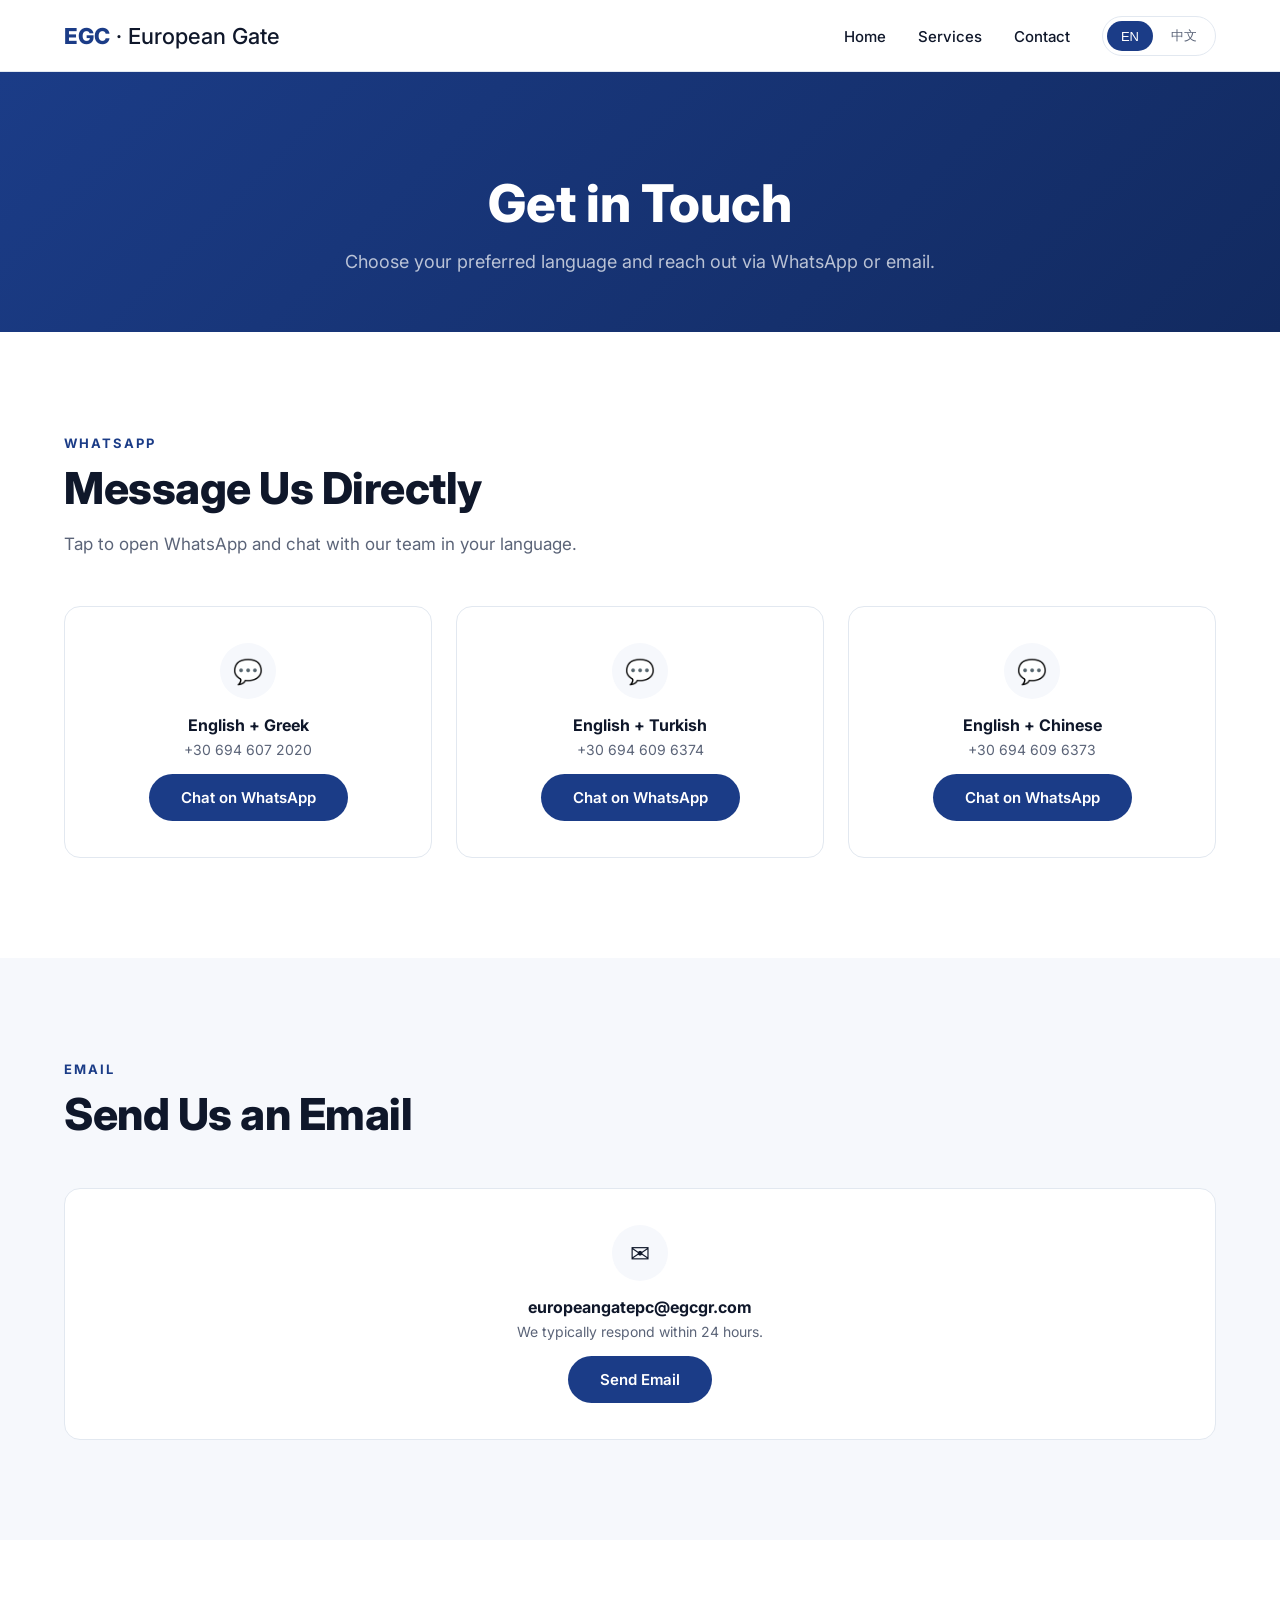
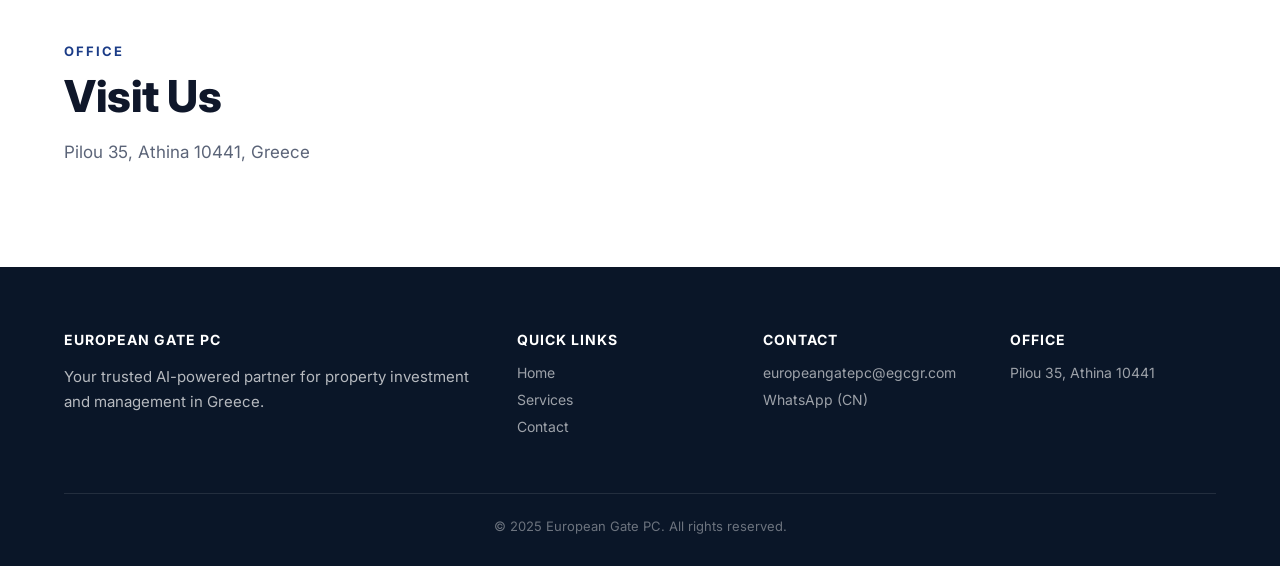
<file: contact.html>
<!DOCTYPE html><html lang="en"><head><meta charset="UTF-8"><meta name="viewport" content="width=device-width,initial-scale=1"><title>Contact — European Gate PC</title><link rel="stylesheet" href="styles.css"><link href="https://fonts.googleapis.com/css2?family=Inter:wght@400;500;600;700;800&display=swap" rel="stylesheet"></head><body>

<nav class="nav"><div class="container nav-inner"><a class="logo" href="index.html">EGC<span> · European Gate</span></a><div class="nav-links"><a href="index.html" data-en="Home" data-zh="首页">Home</a><a href="services.html" data-en="Services" data-zh="服务">Services</a><a href="contact.html" data-en="Contact" data-zh="联系">Contact</a><div class="lang-switch"><button class="active" onclick="setLang('en')">EN</button><button onclick="setLang('zh')">中文</button></div></div></div></nav>

<div class="page-header"><h1 data-en="Get in Touch" data-zh="联系我们">Get in Touch</h1><p data-en="Choose your preferred language and reach out via WhatsApp or email." data-zh="选择您的语言，通过WhatsApp或邮件联系我们。">Choose your preferred language and reach out via WhatsApp or email.</p></div>

<section><div class="container"><span class="section-tag">WHATSAPP</span><h2 class="section-title" data-en="Message Us Directly" data-zh="直接给我们发消息">Message Us Directly</h2><p class="section-desc" data-en="Tap to open WhatsApp and chat with our team in your language." data-zh="点击即可打开WhatsApp，用您的语言与我们的团队沟通。">Tap to open WhatsApp and chat with our team in your language.</p><div class="contact-grid"><a class="contact-card" href="https://wa.me/306946072020" target="_blank"><div class="contact-card-icon">💬</div><h3 data-en="English + Greek" data-zh="英语 + 希腊语">English + Greek</h3><p>+30 694 607 2020</p><span class="btn btn-primary" data-en="Chat on WhatsApp" data-zh="WhatsApp联系">Chat on WhatsApp</span></a><a class="contact-card" href="https://wa.me/306946096374" target="_blank"><div class="contact-card-icon">💬</div><h3 data-en="English + Turkish" data-zh="英语 + 土耳其语">English + Turkish</h3><p>+30 694 609 6374</p><span class="btn btn-primary" data-en="Chat on WhatsApp" data-zh="WhatsApp联系">Chat on WhatsApp</span></a><a class="contact-card" href="https://wa.me/306946096373" target="_blank"><div class="contact-card-icon">💬</div><h3 data-en="English + Chinese" data-zh="英语 + 中文">English + Chinese</h3><p>+30 694 609 6373</p><span class="btn btn-primary" data-en="Chat on WhatsApp" data-zh="WhatsApp联系">Chat on WhatsApp</span></a></div></div></section>

<section style="background:var(--bg-soft)"><div class="container"><span class="section-tag">EMAIL</span><h2 class="section-title" data-en="Send Us an Email" data-zh="发送邮件">Send Us an Email</h2><div class="contact-grid" style="grid-template-columns:1fr"><a class="contact-card" href="mailto:europeangatepc@egcgr.com"><div class="contact-card-icon">✉</div><h3>europeangatepc@egcgr.com</h3><p data-en="We typically respond within 24 hours." data-zh="我们通常在24小时内回复。">We typically respond within 24 hours.</p><span class="btn btn-primary" data-en="Send Email" data-zh="发送邮件">Send Email</span></a></div></div></section>

<section><div class="container"><span class="section-tag" data-en="OFFICE" data-zh="办公室">OFFICE</span><h2 class="section-title" data-en="Visit Us" data-zh="来访我们">Visit Us</h2><p class="section-desc">Pilou 35, Athina 10441, Greece</p></div></section>

<footer><div class="container"><div class="foot-grid"><div><h4>EUROPEAN GATE PC</h4><p class="foot-brand" data-en="Your trusted AI-powered partner for property investment and management in Greece." data-zh="您在希腊值得信赖的AI智能房产投资与管理伙伴。">Your trusted AI-powered partner for property investment and management in Greece.</p></div><div><h4 data-en="Quick Links" data-zh="快速链接">Quick Links</h4><a href="index.html" data-en="Home" data-zh="首页">Home</a><a href="services.html" data-en="Services" data-zh="服务">Services</a><a href="contact.html" data-en="Contact" data-zh="联系">Contact</a></div><div><h4 data-en="Contact" data-zh="联系方式">Contact</h4><a href="mailto:europeangatepc@egcgr.com">europeangatepc@egcgr.com</a><a href="https://wa.me/306946096373" data-en="WhatsApp (CN)" data-zh="WhatsApp (中文)">WhatsApp (CN)</a></div><div><h4 data-en="Office" data-zh="办公室">Office</h4><p style="font-size:14px;color:rgba(255,255,255,.6)">Pilou 35, Athina 10441</p></div></div><div class="foot-bottom"><p>© 2025 European Gate PC. All rights reserved.</p></div></div></footer>

<script>function setLang(lang){document.querySelectorAll('[data-en]').forEach(el=>{el.textContent=lang==='zh'?el.dataset.zh:el.dataset.en});document.querySelectorAll('.lang-switch button').forEach(b=>{b.classList.toggle('active',b.textContent.trim()===(lang==='zh'?'中文':'EN'))})}</script></body></html>
</file>
<file: styles.css>
:root{--blue:#1B3C87;--blue-dark:#122a60;--blue-light:#3a5fb0;--gold:#c9a84c;--gold-light:#e8d590;--bg:#fff;--bg-soft:#f6f8fc;--bg-dark:#0a1628;--text:#0f172a;--muted:#5b6478;--line:#e2e8f0;--radius:16px;--shadow:0 4px 24px rgba(0,0,0,.08);--shadow-lg:0 12px 48px rgba(0,0,0,.12)}
*{box-sizing:border-box;margin:0;padding:0}
html,body{font-family:'Inter','Helvetica Neue','Arial','PingFang SC','Microsoft YaHei',sans-serif;color:var(--text);background:var(--bg);scroll-behavior:smooth}
a{color:inherit;text-decoration:none}
img{max-width:100%;display:block}
.container{max-width:1200px;margin:0 auto;padding:0 24px}

/* NAV */
.nav{position:sticky;top:0;z-index:50;background:rgba(255,255,255,.92);backdrop-filter:saturate(180%) blur(16px);border-bottom:1px solid var(--line);height:72px}
.nav-inner{display:flex;align-items:center;justify-content:space-between;height:72px;max-width:1200px;margin:0 auto;padding:0 24px}
.logo{font-weight:800;font-size:22px;color:var(--blue)}
.logo span{color:var(--text);font-weight:500}
.nav-links{display:flex;gap:32px;align-items:center}
.nav-links a{font-weight:500;color:var(--text);font-size:15px;transition:color .2s}
.nav-links a:hover{color:var(--blue)}
.lang-switch{display:flex;gap:4px;border:1px solid var(--line);border-radius:999px;padding:4px;background:#fff}
.lang-switch button{border:0;background:transparent;padding:6px 14px;border-radius:999px;font-size:13px;cursor:pointer;color:var(--muted);transition:all .2s}
.lang-switch button.active{background:var(--blue);color:#fff}

/* BUTTONS */
.btn{display:inline-block;padding:14px 32px;border-radius:999px;font-weight:600;font-size:15px;transition:all .25s;cursor:pointer;border:none;text-align:center}
.btn-primary{background:var(--blue);color:#fff}
.btn-primary:hover{background:var(--blue-dark);transform:translateY(-2px);box-shadow:var(--shadow)}
.btn-ghost{background:#fff;color:var(--blue);border:1.5px solid var(--blue)}
.btn-ghost:hover{background:var(--bg-soft);color:var(--blue)}
.btn-gold{background:var(--gold);color:#fff}
.btn-gold:hover{background:#b8943f;transform:translateY(-2px)}

/* HERO */
.hero{position:relative;min-height:85vh;display:flex;align-items:center;overflow:hidden}
.hero-bg{position:absolute;inset:0;z-index:0}
.hero-bg img{width:100%;height:100%;object-fit:cover}
.hero-bg::after{content:'';position:absolute;inset:0;background:linear-gradient(135deg,rgba(10,22,40,.82) 0%,rgba(27,60,135,.6) 100%)}
.hero-content{position:relative;z-index:2;max-width:700px;padding:80px 0}
.hero-tag{display:inline-flex;align-items:center;gap:8px;background:rgba(201,168,76,.15);border:1px solid var(--gold);color:var(--gold-light);padding:8px 20px;border-radius:999px;font-size:13px;font-weight:600;letter-spacing:1px;text-transform:uppercase;margin-bottom:24px}
.hero h1{font-size:clamp(36px,5.5vw,64px);font-weight:800;line-height:1.08;letter-spacing:-1.5px;margin-bottom:24px;color:#fff}
.hero h1 em{font-style:normal;color:var(--gold-light)}
.hero-sub{font-size:clamp(16px,2vw,20px);color:rgba(255,255,255,.8);line-height:1.6;margin-bottom:40px;max-width:560px}
.hero-buttons{display:flex;gap:16px;flex-wrap:wrap}

/* SECTION SHARED */
section{padding:100px 0}
.section-tag{display:inline-block;font-size:13px;letter-spacing:2px;text-transform:uppercase;color:var(--blue);font-weight:700;margin-bottom:12px}
.section-title{font-size:clamp(28px,4vw,44px);font-weight:800;letter-spacing:-.5px;line-height:1.15;margin-bottom:16px}
.section-desc{font-size:17px;color:var(--muted);line-height:1.7;max-width:600px}

/* AI PROCESS SECTION */
.ai-section{background:linear-gradient(180deg,var(--bg-dark) 0%,#0f2040 100%);color:#fff;position:relative;overflow:hidden}
.ai-section::before{content:'';position:absolute;top:-200px;right:-200px;width:600px;height:600px;background:radial-gradient(circle,rgba(201,168,76,.12) 0%,transparent 70%);border-radius:50%}
.ai-section .section-tag{color:var(--gold)}
.ai-section .section-title{color:#fff}
.ai-section .section-desc{color:rgba(255,255,255,.65)}
.ai-grid{display:grid;grid-template-columns:repeat(4,1fr);gap:24px;margin-top:56px}
.ai-step{background:rgba(255,255,255,.06);border:1px solid rgba(255,255,255,.1);border-radius:var(--radius);padding:36px 28px;text-align:center;position:relative;transition:all .3s}
.ai-step:hover{background:rgba(255,255,255,.1);transform:translateY(-4px);border-color:var(--gold)}
.ai-step-num{position:absolute;top:16px;left:20px;font-size:13px;font-weight:700;color:var(--gold);opacity:.6}
.ai-step-icon{width:64px;height:64px;margin:0 auto 20px;background:linear-gradient(135deg,var(--gold),#e8d590);border-radius:16px;display:flex;align-items:center;justify-content:center;font-size:28px}
.ai-step h4{font-size:18px;font-weight:700;margin-bottom:10px;color:#fff}
.ai-step p{font-size:14px;color:rgba(255,255,255,.6);line-height:1.6}
.ai-badge{display:inline-flex;align-items:center;gap:6px;background:rgba(201,168,76,.15);border:1px solid rgba(201,168,76,.3);color:var(--gold-light);padding:6px 16px;border-radius:999px;font-size:12px;font-weight:600;margin-top:16px}

/* STATS */
.stats{background:var(--bg-soft);border-top:1px solid var(--line);border-bottom:1px solid var(--line)}
.stats-grid{display:grid;grid-template-columns:repeat(4,1fr);gap:24px;text-align:center;padding:56px 0}
.stat-num{font-size:clamp(32px,4vw,48px);font-weight:800;color:var(--blue);line-height:1}
.stat-label{font-size:14px;color:var(--muted);margin-top:8px;font-weight:500}

/* SERVICE CARDS WITH IMAGES */
.services-grid{display:grid;grid-template-columns:repeat(2,1fr);gap:32px;margin-top:48px}
.service-card{background:#fff;border-radius:var(--radius);overflow:hidden;box-shadow:var(--shadow);transition:all .35s;border:1px solid var(--line)}
.service-card:hover{transform:translateY(-6px);box-shadow:var(--shadow-lg)}
.service-card-img{width:100%;height:240px;overflow:hidden}
.service-card-img img{width:100%;height:100%;object-fit:cover;transition:transform .5s}
.service-card:hover .service-card-img img{transform:scale(1.05)}
.service-card-body{padding:32px}
.service-card-body h3{font-size:22px;font-weight:700;margin-bottom:12px;color:var(--text)}
.service-card-body p{font-size:15px;color:var(--muted);line-height:1.7}
.service-card .ai-tag{display:inline-flex;align-items:center;gap:5px;background:rgba(27,60,135,.08);color:var(--blue);font-size:12px;font-weight:600;padding:4px 12px;border-radius:999px;margin-top:16px}

/* FEATURES ROW (3 col) */
.features-grid{display:grid;grid-template-columns:repeat(3,1fr);gap:28px;margin-top:48px}
.feature-card{background:var(--bg-soft);border-radius:var(--radius);padding:40px 32px;text-align:center;transition:all .3s;border:1px solid transparent}
.feature-card:hover{border-color:var(--blue);box-shadow:var(--shadow)}
.feature-icon{width:64px;height:64px;margin:0 auto 20px;background:var(--blue);border-radius:var(--radius);display:flex;align-items:center;justify-content:center;color:#fff;font-size:24px}
.feature-card h3{font-size:18px;font-weight:700;margin-bottom:10px}
.feature-card p{font-size:14px;color:var(--muted);line-height:1.7}

/* CTA */
.cta{background:linear-gradient(135deg,var(--blue) 0%,var(--blue-dark) 100%);color:#fff;text-align:center;padding:80px 0}
.cta .section-title{color:#fff}
.cta .section-desc{color:rgba(255,255,255,.75);margin:0 auto 32px}

/* FOOTER */
footer{background:var(--bg-dark);color:rgba(255,255,255,.7);padding:64px 0 32px}
.foot-grid{display:grid;grid-template-columns:2fr 1fr 1fr 1fr;gap:40px;margin-bottom:48px}
.foot-grid h4{color:#fff;font-size:14px;margin-bottom:16px;letter-spacing:1px;text-transform:uppercase}
.foot-grid a{display:block;font-size:14px;color:rgba(255,255,255,.6);margin-bottom:10px;transition:color .2s}
.foot-grid a:hover{color:var(--gold)}
.foot-brand{font-size:15px;line-height:1.7}
.foot-bottom{border-top:1px solid rgba(255,255,255,.1);padding-top:24px;text-align:center;font-size:13px;color:rgba(255,255,255,.4)}

/* PAGE HEADER (for sub pages) */
.page-header{background:linear-gradient(135deg,var(--blue) 0%,var(--blue-dark) 100%);color:#fff;padding:100px 0 60px;text-align:center}
.page-header h1{font-size:clamp(32px,5vw,52px);font-weight:800;margin-bottom:16px}
.page-header p{font-size:18px;color:rgba(255,255,255,.7);max-width:600px;margin:0 auto}

/* CONTACT CARDS */
.contact-grid{display:grid;grid-template-columns:repeat(3,1fr);gap:24px;margin-top:48px}
.contact-card{background:#fff;border:1px solid var(--line);border-radius:var(--radius);padding:36px;text-align:center;transition:all .3s}
.contact-card:hover{box-shadow:var(--shadow);transform:translateY(-4px)}
.contact-card-icon{width:56px;height:56px;margin:0 auto 16px;background:var(--bg-soft);border-radius:50%;display:flex;align-items:center;justify-content:center;font-size:24px}
.contact-card h3{font-size:16px;font-weight:700;margin-bottom:6px}
.contact-card p{font-size:14px;color:var(--muted);margin-bottom:16px}
.contact-card a.btn{font-size:14px;padding:10px 24px}

/* RESPONSIVE */
@media(max-width:900px){
  .ai-grid{grid-template-columns:repeat(2,1fr)}
  .services-grid{grid-template-columns:1fr}
  .features-grid{grid-template-columns:1fr}
  .stats-grid{grid-template-columns:repeat(2,1fr)}
  .foot-grid{grid-template-columns:1fr 1fr}
  .contact-grid{grid-template-columns:1fr}
}
@media(max-width:600px){
  .ai-grid{grid-template-columns:1fr}
  .stats-grid{grid-template-columns:repeat(2,1fr)}
  .hero-buttons{flex-direction:column}
  .foot-grid{grid-template-columns:1fr}
  .nav-links{gap:16px}
  .nav-links a{font-size:13px}
}
</file>
